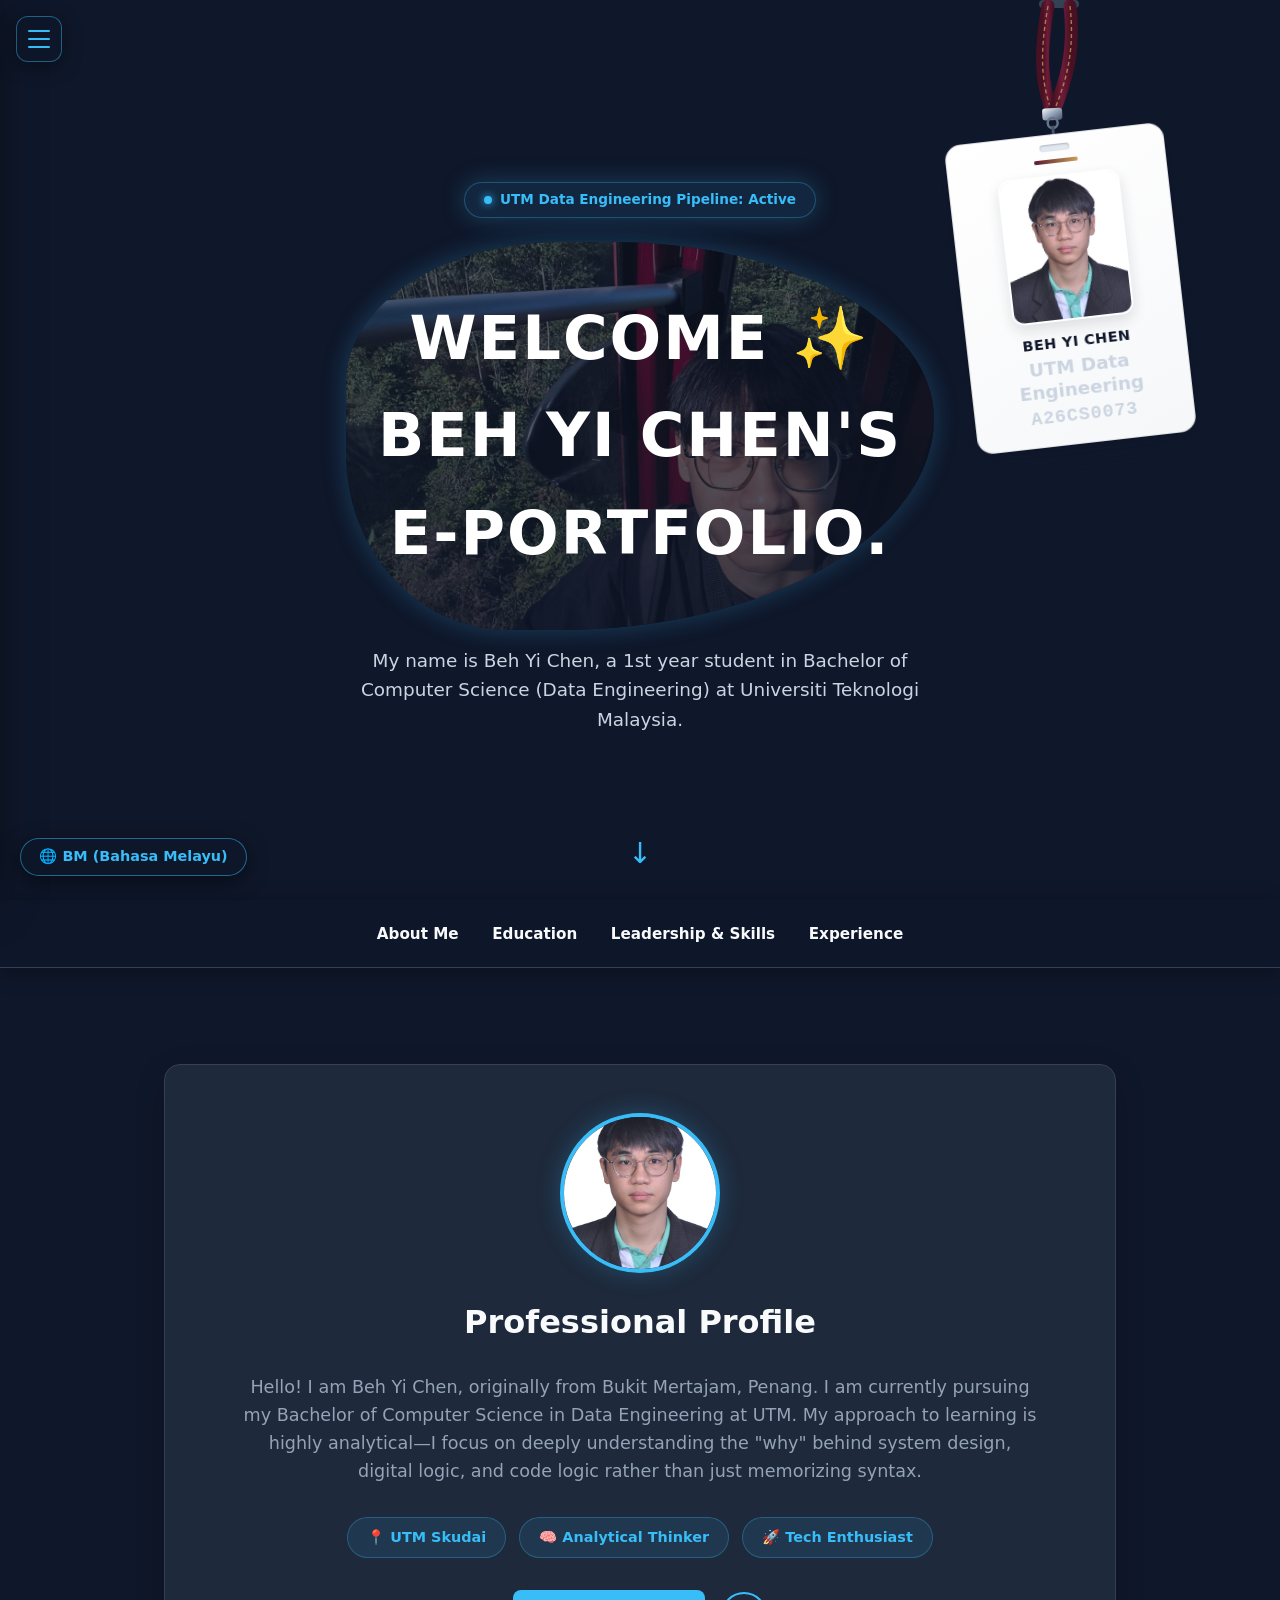
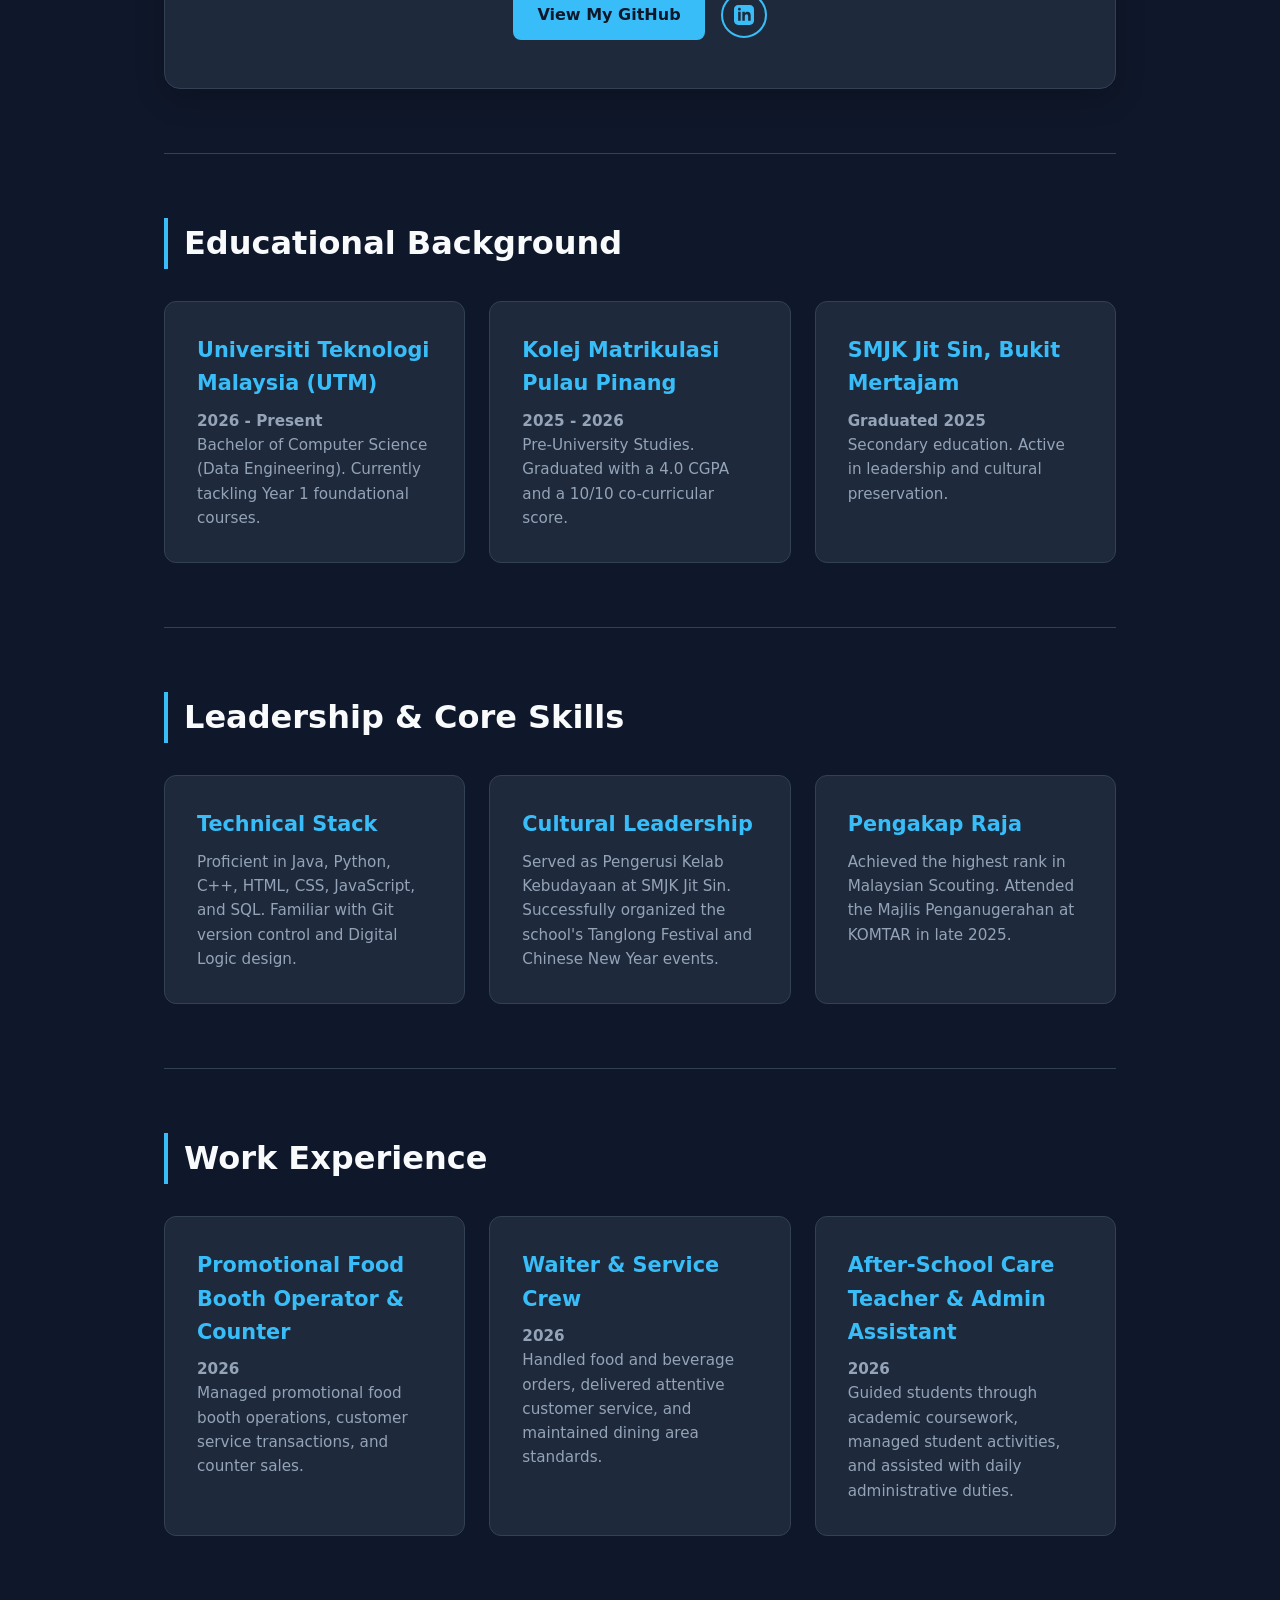
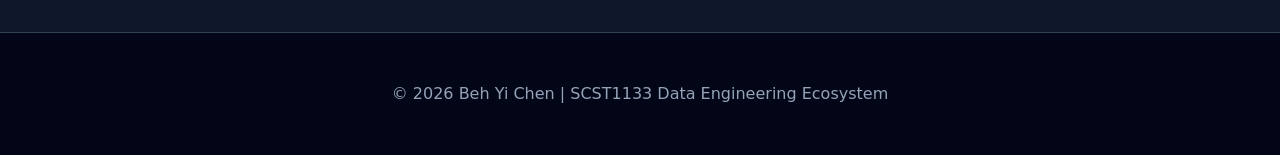
<file: index.html>
<!DOCTYPE html>
<html lang="en">
<head>
  <meta charset="UTF-8">
  <meta name="viewport" content="width=device-width, initial-scale=1.0">
  <title>Beh Yi Chen | Data Engineering E-Portfolio</title>
  <link rel="stylesheet" href="lanyard.css">
  
  <style>
    /* --- 1. BASE SETTINGS & VARIABLES --- */
    :root {
      --bg-main: #0f172a;       /* Deep slate background */
      --bg-card: #1e293b;       /* Slightly lighter slate for cards */
      --accent-color: #38bdf8;  /* Vibrant tech blue */
      --text-main: #f8fafc;     /* Crisp white text */
      --text-muted: #94a3b8;    /* Gray text for secondary info */
      --glow-shadow: 0 0 25px rgba(56, 189, 248, 0.25);
    }

    html {
      scroll-behavior: smooth;
    }

    * {
      margin: 0;
      padding: 0;
      box-sizing: border-box;
      font-family: 'Segoe UI', system-ui, sans-serif;
      transition: background-color 0.3s ease, border-color 0.3s ease;
    }

    body {
      background-color: var(--bg-main);
      color: var(--text-main);
      line-height: 1.6;
      position: relative;
    }

    /* --- 2. TOP-LEFT HAMBURGER MENU ICON & DRAWER --- */
    .menu-icon-btn {
      position: fixed;
      top: 16px;
      left: 16px;
      width: 46px;
      height: 46px;
      background: rgba(15, 23, 42, 0.92);
      backdrop-filter: blur(12px);
      border: 1px solid rgba(56, 189, 248, 0.45);
      border-radius: 12px;
      display: flex;
      flex-direction: column;
      justify-content: center;
      align-items: center;
      gap: 6px;
      cursor: pointer;
      z-index: 1001;
      box-shadow: 0 4px 20px rgba(0,0,0,0.4);
      transition: all 0.3s ease;
    }

    .menu-icon-btn span {
      display: block;
      width: 22px;
      height: 2px;
      background-color: var(--accent-color);
      border-radius: 2px;
      transition: all 0.3s ease;
    }

    .menu-icon-btn:hover {
      background: var(--accent-color);
      border-color: var(--accent-color);
      box-shadow: var(--glow-shadow);
      transform: scale(1.05);
    }

    .menu-icon-btn:hover span {
      background-color: #0f172a;
    }

    /* Slide-out Navigation Drawer */
    .side-drawer {
      position: fixed;
      top: 0;
      left: -320px;
      width: 300px;
      max-width: 85vw;
      height: 100vh;
      background: rgba(15, 23, 42, 0.96);
      backdrop-filter: blur(20px);
      border-right: 1px solid rgba(56, 189, 248, 0.3);
      z-index: 1002;
      padding: 3rem 2rem;
      transition: left 0.35s cubic-bezier(0.4, 0, 0.2, 1);
      box-shadow: 10px 0 40px rgba(0,0,0,0.6);
      overflow-y: auto;
    }

    .side-drawer.open {
      left: 0;
    }

    .drawer-header {
      font-size: 1.15rem;
      font-weight: 800;
      color: var(--accent-color);
      margin-bottom: 1.2rem;
      text-transform: uppercase;
      letter-spacing: 1px;
      border-bottom: 1px solid #334155;
      padding-bottom: 0.8rem;
    }

    .drawer-links {
      list-style: none;
      display: flex;
      flex-direction: column;
      gap: 1rem;
      margin-bottom: 2rem;
    }

    .drawer-links a {
      color: var(--text-main);
      text-decoration: none;
      font-size: 1.05rem;
      font-weight: 600;
      padding: 0.7rem 1rem;
      border-radius: 8px;
      background: rgba(30, 41, 59, 0.5);
      border: 1px solid #334155;
      display: block;
      transition: all 0.25s ease;
    }

    .drawer-links a:hover {
      background: rgba(56, 189, 248, 0.15);
      color: var(--accent-color);
      border-color: var(--accent-color);
      transform: translateX(6px);
      box-shadow: var(--glow-shadow);
    }

    /* Backdrop Overlay */
    .drawer-overlay {
      position: fixed;
      top: 0; left: 0; width: 100%; height: 100%;
      background: rgba(3, 7, 18, 0.7);
      backdrop-filter: blur(4px);
      z-index: 1000;
      opacity: 0;
      visibility: hidden;
      transition: all 0.3s ease;
    }

    .drawer-overlay.active {
      opacity: 1;
      visibility: visible;
    }

    /* --- 3. FULL SCREEN HERO SECTION --- */
    #hero-section {
      min-height: 100vh;
      display: flex;
      flex-direction: column;
      justify-content: center;
      align-items: center;
      text-align: center;
      background-color: var(--bg-main); 
      position: relative;
      color: white;
      overflow: hidden;
      padding: 5rem 1.5rem 4rem 1.5rem;
    }

    .pipeline-badge {
      display: inline-flex;
      align-items: center;
      gap: 0.5rem;
      background: rgba(56, 189, 248, 0.1);
      border: 1px solid rgba(56, 189, 248, 0.3);
      padding: 0.4rem 1.2rem;
      border-radius: 50px;
      font-size: 0.85rem;
      font-weight: 600;
      color: var(--accent-color);
      margin-bottom: 1.5rem;
      animation: fadeInDown 0.8s ease-out;
      box-shadow: var(--glow-shadow);
    }

    .status-dot {
      width: 8px;
      height: 8px;
      background-color: var(--accent-color);
      border-radius: 50%;
      box-shadow: 0 0 8px var(--accent-color);
      animation: pulseDot 2s infinite;
    }

    @keyframes pulseDot {
      0% { transform: scale(0.95); opacity: 0.8; }
      50% { transform: scale(1.2); opacity: 1; }
      100% { transform: scale(0.95); opacity: 0.8; }
    }

    .title-container {
      position: relative;
      display: flex;
      justify-content: center;
      align-items: center;
      padding: 3rem 2rem; 
      margin-bottom: 1rem;
    }

    .photo-frame {
      position: absolute;
      top: 0; left: 0; right: 0; bottom: 0;
      z-index: 0; 
      background: linear-gradient(rgba(15, 23, 42, 0.6), rgba(15, 23, 42, 0.8)), url('image/WhatsApp Image 2026-11-10 at 23.39.42.jpeg') center/cover;
      border-radius: 40% 60% 70% 30% / 40% 50% 60% 50%;
      animation: morphBlob 8s ease-in-out infinite alternate;
      box-shadow: var(--glow-shadow); 
    }

    #hero-section h1 {
      position: relative;
      z-index: 1; 
      font-size: 3.8rem;
      letter-spacing: 2px;
      text-transform: uppercase;
      animation: fadeInDown 1s ease-out;
    }

    #hero-section p {
      font-size: 1.15rem;
      color: #cbd5e1;
      max-width: 620px;
      animation: fadeInUp 1s ease-out 0.3s both;
      position: relative;
      z-index: 1;
    }

    .scroll-arrow {
      position: absolute;
      bottom: 24px;
      font-size: 1.8rem;
      color: var(--accent-color);
      text-decoration: none;
      animation: bounce 2s infinite, fadeIn 1s ease-out 1s both;
    }

    /* --- LANYARD CONTAINER POSITIONING (Loaded via lanyard.css & lanyard.js) --- */
    #lanyard-root {
      position: absolute;
      top: 0;
      right: 4%;
      z-index: 5;
    }

    @media (max-width: 960px) {
      #lanyard-root {
        display: none;
      }
    }

    /* --- 4. STICKY NAVIGATION --- */
    nav {
      position: sticky;
      top: 0;
      background-color: rgba(15, 23, 42, 0.94);
      backdrop-filter: blur(12px);
      padding: 0.9rem 1rem;
      text-align: center;
      z-index: 99;
      border-bottom: 1px solid #334155;
      box-shadow: 0 4px 20px rgba(0,0,0,0.3);
      display: flex;
      flex-wrap: wrap;
      justify-content: center;
      align-items: center;
      gap: 0.4rem;
    }
    
    nav a {
      color: var(--text-main);
      text-decoration: none;
      font-weight: 600;
      padding: 0.45rem 0.85rem;
      border-radius: 6px;
      transition: all 0.25s ease;
      display: inline-block;
      font-size: 0.95rem;
    }

    nav a:hover, nav a.active-nav {
      background-color: var(--bg-card);
      color: var(--accent-color);
      transform: translateY(-2px);
      box-shadow: var(--glow-shadow);
    }

    /* --- 5. MAIN LAYOUT & SECTIONS --- */
    main {
      max-width: 1000px;
      margin: 0 auto;
      padding: 2rem 1.5rem;
    }

    section {
      padding: 4rem 0;
      border-bottom: 1px solid #334155;
    }

    section:last-child {
      border-bottom: none;
    }

    h2 {
      font-size: 2rem;
      margin-bottom: 2rem;
      color: var(--text-main);
      border-left: 4px solid var(--accent-color);
      padding-left: 1rem;
    }

    /* --- 6. ABOUT SECTION & PROFILE --- */
    .about-card {
      background-color: var(--bg-card);
      padding: 3rem 2rem;
      border-radius: 16px;
      border: 1px solid #334155;
      box-shadow: 0 10px 30px rgba(0,0,0,0.2);
      text-align: center;
      transition: all 0.3s ease;
    }

    .about-card:hover {
      border-color: var(--accent-color);
      box-shadow: var(--glow-shadow);
    }

    .profile-container {
      display: flex;
      flex-direction: column;
      align-items: center;
      margin-bottom: 1.5rem;
    }

    .profile-pic {
      width: 160px;
      height: 160px;
      border-radius: 50%;
      object-fit: cover;
      border: 4px solid var(--accent-color);
      box-shadow: var(--glow-shadow);
      margin-bottom: 1.5rem;
      transition: transform 0.3s ease;
    }

    .profile-pic:hover {
      transform: scale(1.05);
    }

    .badge-container {
      display: flex;
      flex-wrap: wrap;
      justify-content: center;
      gap: 0.8rem;
      margin: 2rem 0;
    }

    .badge {
      background: rgba(56, 189, 248, 0.1);
      color: var(--accent-color);
      padding: 0.5rem 1.2rem;
      border-radius: 50px;
      font-size: 0.9rem;
      font-weight: 600;
      border: 1px solid rgba(56, 189, 248, 0.3);
    }

    /* --- 7. GENERAL GRID CARDS --- */
    .grid-container {
      display: grid;
      grid-template-columns: repeat(auto-fit, minmax(280px, 1fr));
      gap: 1.5rem;
    }

    .card {
      background-color: var(--bg-card);
      padding: 2rem;
      border-radius: 12px;
      border: 1px solid #334155;
      transition: all 0.3s ease;
      cursor: pointer;
    }

    .card:hover {
      transform: translateY(-5px);
      border-color: var(--accent-color);
      box-shadow: 0 12px 25px rgba(0, 0, 0, 0.3), var(--glow-shadow);
    }

    .card h3 {
      color: var(--accent-color);
      margin-bottom: 0.5rem;
      font-size: 1.3rem;
    }

    .card p {
      color: var(--text-muted);
      font-size: 0.95rem;
    }

    /* --- 8. BUTTONS & LINKEDIN --- */
    .action-buttons {
      display: flex;
      justify-content: center;
      align-items: center;
      gap: 1rem; 
      margin-top: 1.5rem;
    }

    .btn {
      display: inline-block;
      padding: 0.75rem 1.5rem;
      background-color: var(--accent-color);
      color: #0f172a;
      text-decoration: none;
      border-radius: 8px;
      font-weight: bold;
      transition: all 0.2s ease;
      border: none;
      cursor: pointer;
    }

    .btn:hover {
      background-color: #7dd3fc;
      box-shadow: var(--glow-shadow);
    }

    .btn-icon {
      display: inline-flex;
      justify-content: center;
      align-items: center;
      width: 46px; 
      height: 46px;
      background-color: transparent;
      color: var(--accent-color);
      border: 2px solid var(--accent-color);
      border-radius: 50%;
      transition: all 0.2s ease;
      text-decoration: none;
    }

    .btn-icon:hover {
      background-color: var(--accent-color);
      color: #0f172a; 
      box-shadow: var(--glow-shadow);
    }

    /* --- 9. FLOATING CONTROLS (Bottom-Left & Bottom-Right) --- */
    .lang-floating-btn {
      position: fixed;
      bottom: 24px;
      left: 20px;
      background: rgba(15, 23, 42, 0.92);
      backdrop-filter: blur(12px);
      color: var(--accent-color);
      border: 1px solid rgba(56, 189, 248, 0.5);
      padding: 0.6rem 1.15rem;
      border-radius: 50px;
      display: flex;
      align-items: center;
      gap: 0.5rem;
      font-weight: 700;
      font-size: 0.9rem;
      z-index: 999;
      cursor: pointer;
      transition: all 0.3s ease;
      box-shadow: 0 5px 20px rgba(0,0,0,0.5);
    }

    .lang-floating-btn:hover {
      background: var(--accent-color);
      color: #0f172a;
      box-shadow: var(--glow-shadow);
      transform: translateY(-3px);
    }

    .back-to-top {
      position: fixed;
      bottom: 24px;
      right: 20px;
      width: 45px;
      height: 45px;
      background: rgba(15, 23, 42, 0.9);
      backdrop-filter: blur(10px);
      color: var(--accent-color);
      border: 1px solid rgba(56, 189, 248, 0.4);
      border-radius: 50%;
      display: flex;
      justify-content: center;
      align-items: center;
      text-decoration: none;
      font-size: 1.2rem;
      z-index: 999;
      opacity: 0;
      visibility: hidden;
      transition: all 0.3s ease;
      box-shadow: 0 5px 15px rgba(0,0,0,0.5);
    }

    .back-to-top.visible {
      opacity: 1;
      visibility: visible;
    }

    .back-to-top:hover {
      background: var(--accent-color);
      color: #0f172a;
      box-shadow: var(--glow-shadow);
      transform: translateY(-3px);
    }

    /* --- 10. MOBILE RESPONSIVE OVERLAP FIXES --- */
    @media (max-width: 768px) {
      body {
        padding-bottom: 84px;
      }

      .menu-icon-btn {
        top: 12px;
        left: 12px;
        width: 42px;
        height: 42px;
        border-radius: 10px;
      }

      nav {
        justify-content: flex-start;
        padding: 0.65rem 0.75rem 0.65rem 64px;
        gap: 0.35rem;
        min-height: 66px;
      }

      nav a {
        margin: 0;
        padding: 0.35rem 0.6rem;
        font-size: 0.82rem;
      }

      #hero-section h1 {
        font-size: 2.35rem;
        letter-spacing: 1px;
      }

      .title-container {
        padding: 2rem 1.25rem;
      }

      .lang-floating-btn {
        bottom: 18px;
        left: 14px;
        padding: 0.5rem 0.95rem;
        font-size: 0.8rem;
      }

      .back-to-top {
        bottom: 18px;
        right: 14px;
        width: 40px;
        height: 40px;
      }
    }

    /* --- 11. FOOTER --- */
    footer {
      text-align: center;
      padding: 3rem 1rem;
      background-color: #020617;
      color: var(--text-muted);
      border-top: 1px solid #334155;
    }

    /* --- 12. ANIMATIONS --- */
    @keyframes morphBlob {
      0% { border-radius: 40% 60% 70% 30% / 40% 50% 60% 50%; }
      100% { border-radius: 60% 40% 30% 70% / 60% 30% 70% 40%; }
    }
    @keyframes fadeInDown {
      from { opacity: 0; transform: translateY(-30px); }
      to { opacity: 1; transform: translateY(0); }
    }
    @keyframes fadeInUp {
      from { opacity: 0; transform: translateY(30px); }
      to { opacity: 1; transform: translateY(0); }
    }
    @keyframes fadeIn {
      from { opacity: 0; }
      to { opacity: 1; }
    }
    @keyframes bounce {
      0%, 20%, 50%, 80%, 100% { transform: translateY(0); }
      40% { transform: translateY(-20px); }
      60% { transform: translateY(-10px); }
    }
  </style>
</head>
<body>

  <!-- Top-Left Hamburger Menu Button -->
  <button class="menu-icon-btn" onclick="toggleDrawer()" aria-label="Toggle Menu">
    <span></span>
    <span></span>
    <span></span>
  </button>

  <!-- Slide-Out Drawer Menu (Includes Navigation & Contact Me) -->
  <div id="sideDrawer" class="side-drawer">
    <div class="drawer-header" data-en="Navigation" data-ms="Navigasi">Navigation</div>
    <ul class="drawer-links">
      <li><a href="index.html" data-en="🏠 Home" data-ms="🏠 Utama">🏠 Home</a></li>
      <li><a href="academics.html" data-en="📚 Academics Website" data-ms="📚 Laman Akademik">📚 Academics Website</a></li>
      <li><a href="projects.html" data-en="💻 Projects Website" data-ms="💻 Laman Projek">💻 Projects Website</a></li>
      <li><a href="curriculums.html" data-en="🏆 Curriculums Website" data-ms="🏆 Laman Kokurikulum">🏆 Curriculums Website</a></li>
    </ul>

    <div class="drawer-header" data-en="📞 Contact Me" data-ms="📞 Hubungi Saya">📞 Contact Me</div>
    <ul class="drawer-links">
      <li><a href="https://github.com/Chenbeh1219" target="_blank">🐙 GitHub</a></li>
      <li><a href="https://www.linkedin.com/in/beh-yi-chen-098758243/" target="_blank">💼 LinkedIn</a></li>
      <li><a href="mailto:behyichen1219@gmail.com">✉️ Email</a></li>
    </ul>
  </div>
  <div id="drawerOverlay" class="drawer-overlay" onclick="toggleDrawer()"></div>

  <!-- Bottom-Left Language Toggle Button -->
  <button id="langToggleBtn" class="lang-floating-btn" onclick="toggleLanguage()">
    🌐 BM (Bahasa Melayu)
  </button>

  <!-- Bottom-Right Back-to-Top Button -->
  <a href="#hero-section" id="backToTopBtn" class="back-to-top" title="Back to Top">↑</a>

  <!-- FULL SCREEN HERO SECTION -->
  <header id="hero-section">
    <div class="pipeline-badge" data-en="<span class='status-dot'></span> UTM Data Engineering Pipeline: Active" data-ms="<span class='status-dot'></span> Saluran Kejuruteraan Data UTM: Aktif">
      <span class="status-dot"></span> UTM Data Engineering Pipeline: Active
    </div>

    <div class="title-container">
      <div class="photo-frame"></div>
      <h1 data-en="Welcome ✨<br>Beh Yi Chen's<br>E-Portfolio." data-ms="Selamat Datang ✨<br>E-Portfolio<br>Beh Yi Chen.">Welcome ✨<br>Beh Yi Chen's<br>E-Portfolio.</h1>
    </div>
    <p data-en="My name is Beh Yi Chen, a 1st year student in Bachelor of Computer Science (Data Engineering) at Universiti Teknologi Malaysia." data-ms="Nama saya Beh Yi Chen, seorang pelajar tahun pertama Ijazah Sarjana Muda Sains Komputer (Kejuruteraan Data) di Universiti Teknologi Malaysia.">My name is Beh Yi Chen, a 1st year student in Bachelor of Computer Science (Data Engineering) at Universiti Teknologi Malaysia.</p>
    <a href="#nav-bar" class="scroll-arrow">↓</a>

    <!-- LANYARD ID BADGE (Rendered from lanyard.css & lanyard.js) -->
    <div id="lanyard-root"></div>
  </header>

  <!-- STICKY NAVIGATION -->
  <nav id="nav-bar">
    <a href="#about" class="nav-link" data-en="About Me" data-ms="Tentang Saya">About Me</a>
    <a href="#education" class="nav-link" data-en="Education" data-ms="Pendidikan">Education</a>
    <a href="#leadership" class="nav-link" data-en="Leadership & Skills" data-ms="Kepimpinan & Kemahiran">Leadership & Skills</a>
    <a href="#experience" class="nav-link" data-en="Experience" data-ms="Pengalaman">Experience</a>
  </nav>

  <!-- MAIN CONTENT -->
  <main>
    
    <!-- UPGRADED ABOUT SECTION -->
    <section id="about">
      <div class="about-card">
        
        <div class="profile-container">
          <!-- Exact user image path preserved -->
          <img src="image/WhatsApp Image 2026-10-11 at 23.28.41.jpeg" alt="Beh Yi Chen" class="profile-pic">
          <h2 style="border-left: none; padding-left: 0; margin-bottom: 0;" data-en="Professional Profile" data-ms="Profil Profesional">Professional Profile</h2>
        </div>
        
        <p style="font-size: 1.1rem; max-width: 800px; margin: 0 auto; color: var(--text-muted);" 
           data-en="Hello! I am Beh Yi Chen, originally from Bukit Mertajam, Penang. I am currently pursuing my Bachelor of Computer Science in Data Engineering at UTM. My approach to learning is highly analytical—I focus on deeply understanding the 'why' behind system design, digital logic, and code logic rather than just memorizing syntax."
           data-ms="Helo! Saya Beh Yi Chen, berasal dari Bukit Mertajam, Pulau Pinang. Saya kini sedang menuntut dalam Ijazah Sarjana Muda Sains Komputer (Kejuruteraan Data) di UTM. Pendekatan pembelajaran saya adalah sangat analitikal—saya memberi tumpuan kepada pemahaman mendalam tentang 'mengapa' disebalik reka bentuk sistem, logik digital, dan logik kod berbanding hanya menghafal sintaks.">
          Hello! I am Beh Yi Chen, originally from Bukit Mertajam, Penang. I am currently pursuing my Bachelor of Computer Science in Data Engineering at UTM. My approach to learning is highly analytical—I focus on deeply understanding the "why" behind system design, digital logic, and code logic rather than just memorizing syntax.
        </p>

        <div class="badge-container">
          <span class="badge">📍 UTM Skudai</span>
          <span class="badge" data-en="🧠 Analytical Thinker" data-ms="🧠 Pemikir Analitikal">🧠 Analytical Thinker</span>
          <span class="badge" data-en="🚀 Tech Enthusiast" data-ms="🚀 Peminat Teknologi">🚀 Tech Enthusiast</span>
        </div>
        
        <div class="action-buttons">
          <a href="https://github.com/Chenbeh1219" target="_blank" class="btn" data-en="View My GitHub" data-ms="Lihat GitHub Saya">View My GitHub</a>
          <a href="https://www.linkedin.com/in/beh-yi-chen-098758243/" target="_blank" class="btn-icon" title="View My LinkedIn">
            <svg xmlns="http://www.w3.org/2000/svg" viewBox="0 0 24 24" width="20" height="20" fill="currentColor">
              <path d="M19 0h-14c-2.761 0-5 2.239-5 5v14c0 2.761 2.239 5 5 5h14c2.762 0 5-2.239 5-5v-14c0-2.761-2.238-5-5-5zm-11 19h-3v-11h3v11zm-1.5-12.268c-.966 0-1.75-.79-1.75-1.764s.784-1.764 1.75-1.764 1.75.79 1.75 1.764-.783 1.764-1.75 1.764zm13.5 12.268h-3v-5.604c0-3.368-4-3.113-4 0v5.604h-3v-11h3v1.765c1.396-2.586 7-2.777 7 2.476v6.759z"/>
            </svg>
          </a>
        </div>
      
      </div>
    </section>

    <!-- EDUCATION TIMELINE -->
    <section id="education">
      <h2 data-en="Educational Background" data-ms="Latar Belakang Pendidikan">Educational Background</h2>
      <div class="grid-container">
        
        <div class="card">
          <h3>Universiti Teknologi Malaysia (UTM)</h3>
          <p><strong>2026 - <span data-en="Present" data-ms="Kini">Present</span></strong></p>
          <p data-en="Bachelor of Computer Science (Data Engineering). Currently tackling Year 1 foundational courses." data-ms="Ijazah Sarjana Muda Sains Komputer (Kejuruteraan Data). Sedang menempuh kursus asas Tahun 1.">Bachelor of Computer Science (Data Engineering). Currently tackling Year 1 foundational courses.</p>
        </div>

        <div class="card">
          <h3>Kolej Matrikulasi Pulau Pinang</h3>
          <p><strong>2025 - 2026</strong></p>
          <p data-en="Pre-University Studies. Graduated with a 4.0 CGPA and a 10/10 co-curricular score." data-ms="Pengajian Pra-Universiti. Graduasi dengan PNGK 4.0 dan skor kokurikulum 10/10.">Pre-University Studies. Graduated with a 4.0 CGPA and a 10/10 co-curricular score.</p>
        </div>

        <div class="card">
          <h3>SMJK Jit Sin, Bukit Mertajam</h3>
          <p><strong data-en="Graduated 2025" data-ms="Tamat 2025">Graduated 2025</strong></p>
          <p data-en="Secondary education. Active in leadership and cultural preservation." data-ms="Pendidikan menengah. Aktif dalam kepimpinan dan pemuliharaan budaya.">Secondary education. Active in leadership and cultural preservation.</p>
        </div>

      </div>
    </section>

    <!-- LEADERSHIP & SKILLS SECTION -->
    <section id="leadership">
      <h2 data-en="Leadership & Core Skills" data-ms="Kepimpinan & Kemahiran Teras">Leadership & Core Skills</h2>
      <div class="grid-container">
        
        <div class="card">
          <h3 data-en="Technical Stack" data-ms="Timbunan Teknikal">Technical Stack</h3>
          <p data-en="Proficient in Java, Python, C++, HTML, CSS, JavaScript, and SQL. Familiar with Git version control and Digital Logic design." data-ms="Mahir dalam Java, Python, C++, HTML, CSS, JavaScript, dan SQL. Berpengalaman dengan kawalan versi Git dan reka bentuk Logik Digital.">Proficient in Java, Python, C++, HTML, CSS, JavaScript, and SQL. Familiar with Git version control and Digital Logic design.</p>
        </div>

        <div class="card">
          <h3 data-en="Cultural Leadership" data-ms="Kepimpinan Kebudayaan">Cultural Leadership</h3>
          <p data-en="Served as Pengerusi Kelab Kebudayaan at SMJK Jit Sin. Successfully organized the school's Tanglong Festival and Chinese New Year events." data-ms="Pernah berkhidmat sebagai Pengerusi Kelab Kebudayaan di SMJK Jit Sin. Berjaya menganjurkan Pesta Tanglung dan sambutan Tahun Baru Cina sekolah.">Served as Pengerusi Kelab Kebudayaan at SMJK Jit Sin. Successfully organized the school's Tanglong Festival and Chinese New Year events.</p>
        </div>

        <div class="card">
          <h3>Pengakap Raja</h3>
          <p data-en="Achieved the highest rank in Malaysian Scouting. Attended the Majlis Penganugerahan at KOMTAR in late 2025." data-ms="Mencapai pangkat tertinggi dalam Pengakap Malaysia. Menghadiri Majlis Penganugerahan di KOMTAR pada lewat 2025.">Achieved the highest rank in Malaysian Scouting. Attended the Majlis Penganugerahan at KOMTAR in late 2025.</p>
        </div>

      </div>
    </section>

    <!-- EXPERIENCE SECTION (Moved to Bottom) -->
    <section id="experience">
      <h2 data-en="Work Experience" data-ms="Pengalaman Kerja">Work Experience</h2>
      <div class="grid-container">
        
        <div class="card">
          <h3 data-en="Promotional Food Booth Operator & Counter" data-ms="Pengendali Gerai Makanan Promosi & Kaunter">Promotional Food Booth Operator & Counter</h3>
          <p><strong>2026</strong></p>
          <p data-en="Managed promotional food booth operations, customer service transactions, and counter sales." data-ms="Menguruskan operasi gerai makanan promosi, transaksi perkhidmatan pelanggan, dan jualan kaunter.">Managed promotional food booth operations, customer service transactions, and counter sales.</p>
        </div>

        <div class="card">
          <h3 data-en="Waiter & Service Crew" data-ms="Pelayan & Kru Perkhidmatan">Waiter & Service Crew</h3>
          <p><strong>2026</strong></p>
          <p data-en="Handled food and beverage orders, delivered attentive customer service, and maintained dining area standards." data-ms="Mengendalikan pesanan makanan dan minuman, memberikan perkhidmatan pelanggan yang teliti, dan mengekalkan standard kawasan makan.">Handled food and beverage orders, delivered attentive customer service, and maintained dining area standards.</p>
        </div>

        <div class="card">
          <h3 data-en="After-School Care Teacher & Admin Assistant" data-ms="Guru Pusat Tuisyen & Pembantu Pentadbiran">After-School Care Teacher & Admin Assistant</h3>
          <p><strong>2026</strong></p>
          <p data-en="Guided students through academic coursework, managed student activities, and assisted with daily administrative duties." data-ms="Membimbing pelajar melalui kerja kursus akademik, menguruskan aktiviti pelajar, dan membantu tugas pentadbiran harian.">Guided students through academic coursework, managed student activities, and assisted with daily administrative duties.</p>
        </div>

      </div>
    </section>
  </main>

  <!-- FOOTER -->
  <footer>
    <p>&copy; 2026 Beh Yi Chen | SCST1133 <span data-en="Data Engineering Ecosystem" data-ms="Ekosistem Kejuruteraan Data">Data Engineering Ecosystem</span></p>
  </footer>

  <!-- --- JAVASCRIPT FOR DRAWER, LANGUAGE & SCROLL --- -->
  <script>
    // 1. Toggle Hamburger Menu Drawer
    function toggleDrawer() {
      const drawer = document.getElementById('sideDrawer');
      const overlay = document.getElementById('drawerOverlay');
      drawer.classList.toggle('open');
      overlay.classList.toggle('active');
    }

    // 2. Language Toggle Function
    let currentLang = 'en';

    function toggleLanguage() {
      const btn = document.getElementById('langToggleBtn');
      const translatableElements = document.querySelectorAll('[data-en][data-ms]');

      if (currentLang === 'en') {
        currentLang = 'ms';
        btn.innerHTML = '🌐 EN (Switch to English)';
        localStorage.setItem('portfolio-lang', 'ms');
      } else {
        currentLang = 'en';
        btn.innerHTML = '🌐 BM (Bahasa Melayu)';
        localStorage.setItem('portfolio-lang', 'en');
      }

      translatableElements.forEach(el => {
        el.innerHTML = el.getAttribute(`data-${currentLang}`);
      });
    }

    // Load saved language preference on startup
    window.addEventListener('DOMContentLoaded', () => {
      const savedLang = localStorage.getItem('portfolio-lang');
      if (savedLang === 'ms') {
        currentLang = 'en';
        toggleLanguage();
      }
    });

    // 3. Show/Hide Back-to-Top Button on Scroll
    const backToTopBtn = document.getElementById('backToTopBtn');
    window.addEventListener('scroll', () => {
      if (window.scrollY > 400) {
        backToTopBtn.classList.add('visible');
      } else {
        backToTopBtn.classList.remove('visible');
      }
    });

    // 4. Active Scroll-Spy for Navbar Links
    const sections = document.querySelectorAll('section');
    const navLinks = document.querySelectorAll('.nav-link');

    window.addEventListener('scroll', () => {
      let current = '';
      sections.forEach(section => {
        const sectionTop = section.offsetTop;
        if (pageYOffset >= (sectionTop - 150)) {
          current = section.getAttribute('id');
        }
      });

      navLinks.forEach(link => {
        link.classList.remove('active-nav');
        if (link.getAttribute('href') === `#${current}`) {
          link.classList.add('active-nav');
        }
      });
    });
  </script>

  <!-- External Lanyard Physics & Component Script -->
  <script src="lanyard.js"></script>

</body>
</html>
</file>
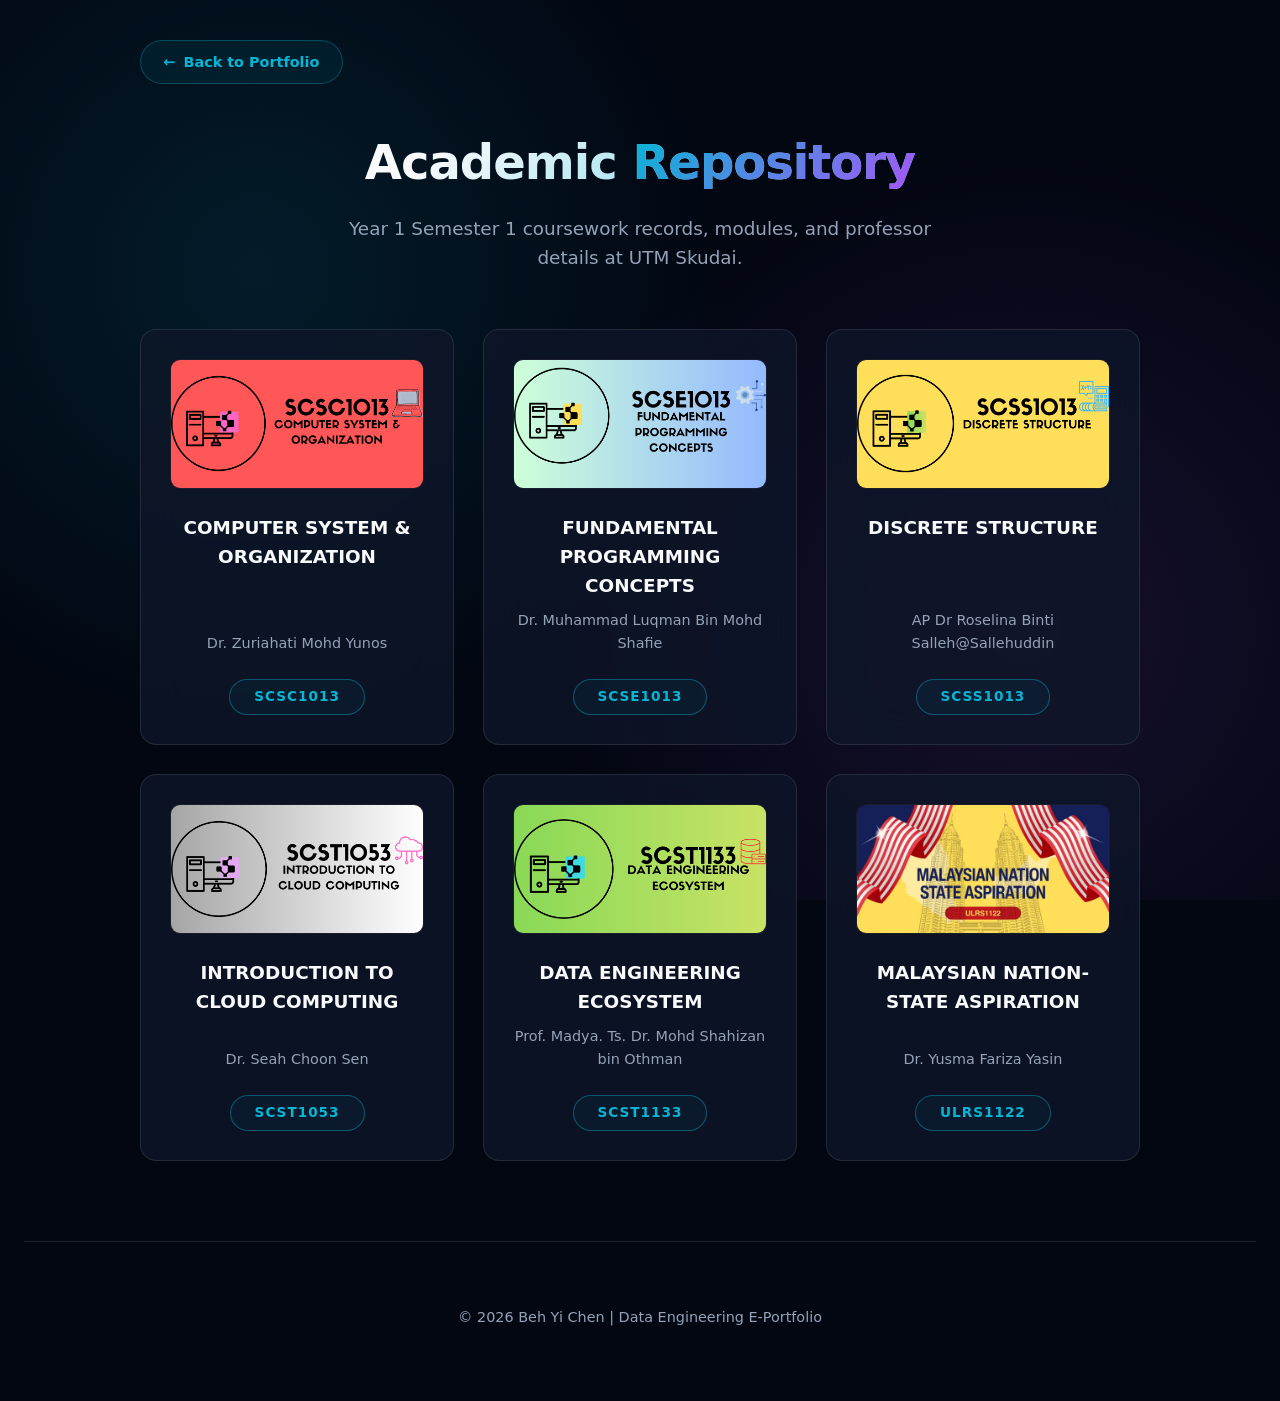
<file: academics.html>
<!DOCTYPE html>
<html lang="en">
<head>
  <meta charset="UTF-8">
  <meta name="viewport" content="width=device-width, initial-scale=1.0">
  <title>Beh Yi Chen | Academic Repository</title>
  
  <style>
    :root {
      --bg-base: #030712;
      --bg-card: rgba(15, 23, 42, 0.75);
      --neon-cyan: #06b6d4;
      --neon-purple: #a855f7;
      --text-main: #f8fafc;
      --text-muted: #94a3b8;
      --border-glass: rgba(255, 255, 255, 0.1);
    }

    html {
      scroll-behavior: smooth;
    }

    * {
      margin: 0;
      padding: 0;
      box-sizing: border-box;
      font-family: 'Segoe UI', system-ui, sans-serif;
    }

    body {
      background: var(--bg-base);
      color: var(--text-main);
      line-height: 1.6;
      padding: 2.5rem 1.5rem;
      min-height: 100vh;
      position: relative;
      overflow-x: hidden;
    }

    /* Ambient Glow Orbs */
    body::before {
      content: '';
      position: fixed;
      top: 0; left: 0; width: 100%; height: 100%;
      background: radial-gradient(circle at 20% 30%, rgba(6, 182, 212, 0.12) 0%, transparent 40%),
                  radial-gradient(circle at 80% 70%, rgba(168, 85, 247, 0.12) 0%, transparent 40%);
      z-index: -2;
      pointer-events: none;
    }

    .container {
      max-width: 1000px;
      margin: 0 auto;
    }

    .back-btn {
      display: inline-flex;
      align-items: center;
      gap: 0.5rem;
      margin-bottom: 2.5rem;
      padding: 0.6rem 1.4rem;
      background: rgba(6, 182, 212, 0.08);
      color: var(--neon-cyan);
      border: 1px solid rgba(6, 182, 212, 0.3);
      border-radius: 50px;
      text-decoration: none;
      font-weight: 600;
      font-size: 0.9rem;
      transition: all 0.25s ease;
      backdrop-filter: blur(10px);
    }

    .back-btn:hover {
      background: var(--neon-cyan);
      color: #030712;
      box-shadow: 0 0 25px rgba(6, 182, 212, 0.5);
      transform: translateY(-2px);
    }

    header {
      text-align: center;
      margin-bottom: 3.5rem;
    }

    h1 {
      font-size: 3rem;
      font-weight: 800;
      letter-spacing: -1px;
      margin-bottom: 0.8rem;
      background: linear-gradient(135deg, #f8fafc 30%, var(--neon-cyan) 100%);
      -webkit-background-clip: text;
      -webkit-text-fill-color: transparent;
    }

    h1 span {
      background: linear-gradient(135deg, var(--neon-cyan) 0%, var(--neon-purple) 100%);
      -webkit-background-clip: text;
      -webkit-text-fill-color: transparent;
    }

    header p {
      color: var(--text-muted);
      font-size: 1.15rem;
      max-width: 600px;
      margin: 0 auto;
    }

    .academic-grid {
      display: grid;
      grid-template-columns: repeat(auto-fit, minmax(280px, 1fr));
      gap: 1.8rem;
    }

    .academic-card {
      background: var(--bg-card);
      backdrop-filter: blur(20px);
      padding: 1.8rem;
      border-radius: 16px;
      border: 1px solid var(--border-glass);
      text-align: center;
      transition: all 0.3s ease;
      display: flex;
      flex-direction: column;
      align-items: center;
    }

    .academic-card:hover {
      border-color: rgba(6, 182, 212, 0.6);
      transform: translateY(-6px);
      box-shadow: 0 20px 40px rgba(0,0,0,0.5), 0 0 25px rgba(6, 182, 212, 0.15);
    }

    .card-img-placeholder {
      width: 100%;
      height: 130px;
      object-fit: cover;
      background-color: #070b19;
      border-radius: 10px;
      margin-bottom: 1.5rem;
      border: 1px solid rgba(255,255,255,0.08);
    }

    .academic-card h3 {
      font-size: 1.15rem;
      color: var(--text-main);
      margin-bottom: 0.5rem;
      text-transform: uppercase;
      flex-grow: 1;
    }

    .academic-card p {
      color: var(--text-muted);
      font-size: 0.9rem;
      margin-bottom: 1.5rem;
    }

    .course-code {
      border: 1px solid rgba(6, 182, 212, 0.4);
      background: rgba(6, 182, 212, 0.05);
      padding: 0.4rem 1.5rem;
      border-radius: 50px;
      font-size: 0.85rem;
      font-weight: bold;
      color: var(--neon-cyan);
      letter-spacing: 1px;
    }

    footer {
      text-align: center;
      padding: 4rem 1rem 2rem 1rem;
      color: var(--text-muted);
      margin-top: 5rem;
      border-top: 1px solid var(--border-glass);
      font-size: 0.9rem;
    }
  </style>
</head>
<body>

  <div class="container">
    <a href="index.html" class="back-btn">
      <span>←</span> Back to Portfolio
    </a>

    <header>
      <h1>Academic <span>Repository</span></h1>
      <p>Year 1 Semester 1 coursework records, modules, and professor details at UTM Skudai.</p>
    </header>

    <div class="academic-grid">
      
      <!-- Course 1 -->
      <div class="academic-card">
        <img src="image/5 (1).png" class="card-img-placeholder" alt="Computer System & Organization">
        <h3>Computer System & Organization</h3>
        <p>Dr. Zuriahati Mohd Yunos</p>
        <div class="course-code">SCSC1013</div>
      </div>

      <!-- Course 2 -->
      <div class="academic-card">
        <img src="image/4 (1).png" class="card-img-placeholder" alt="Fundamental Programming Concepts">
        <h3>Fundamental Programming Concepts</h3>
        <p>Dr. Muhammad Luqman Bin Mohd Shafie</p>
        <div class="course-code">SCSE1013</div>
      </div>

      <!-- Course 3 -->
      <div class="academic-card">
        <img src="image/3 (1).png" class="card-img-placeholder" alt="Discrete Structure">
        <h3>Discrete Structure</h3>
        <p>AP Dr Roselina Binti Salleh@Sallehuddin</p>
        <div class="course-code">SCSS1013</div>
      </div>

      <!-- Course 4 -->
      <div class="academic-card">
        <img src="image/2 (1).png" class="card-img-placeholder" alt="Introduction to Cloud Computing">
        <h3>Introduction to Cloud Computing</h3>
        <p>Dr. Seah Choon Sen</p>
        <div class="course-code">SCST1053</div>
      </div>

      <!-- Course 5 -->
      <div class="academic-card">
        <img src="image/1 (1).png" class="card-img-placeholder" alt="Data Engineering Ecosystem">
        <h3>Data Engineering Ecosystem</h3>
        <p>Prof. Madya. Ts. Dr. Mohd Shahizan bin Othman</p>
        <div class="course-code">SCST1133</div>
      </div>

      <!-- Course 6 -->
      <div class="academic-card">
        <img src="image/WhatsApp Image 2026-11-13 at 17.41.04.jpeg" class="card-img-placeholder" alt="Malaysian Nation-State Aspiration">
        <h3>Malaysian Nation-State Aspiration</h3>
        <p>Dr. Yusma Fariza Yasin</p>
        <div class="course-code">ULRS1122</div>
      </div>

    </div>
  </div>

  <footer>
    <p>&copy; 2026 Beh Yi Chen | Data Engineering E-Portfolio</p>
  </footer>

</body>
</html>
</file>
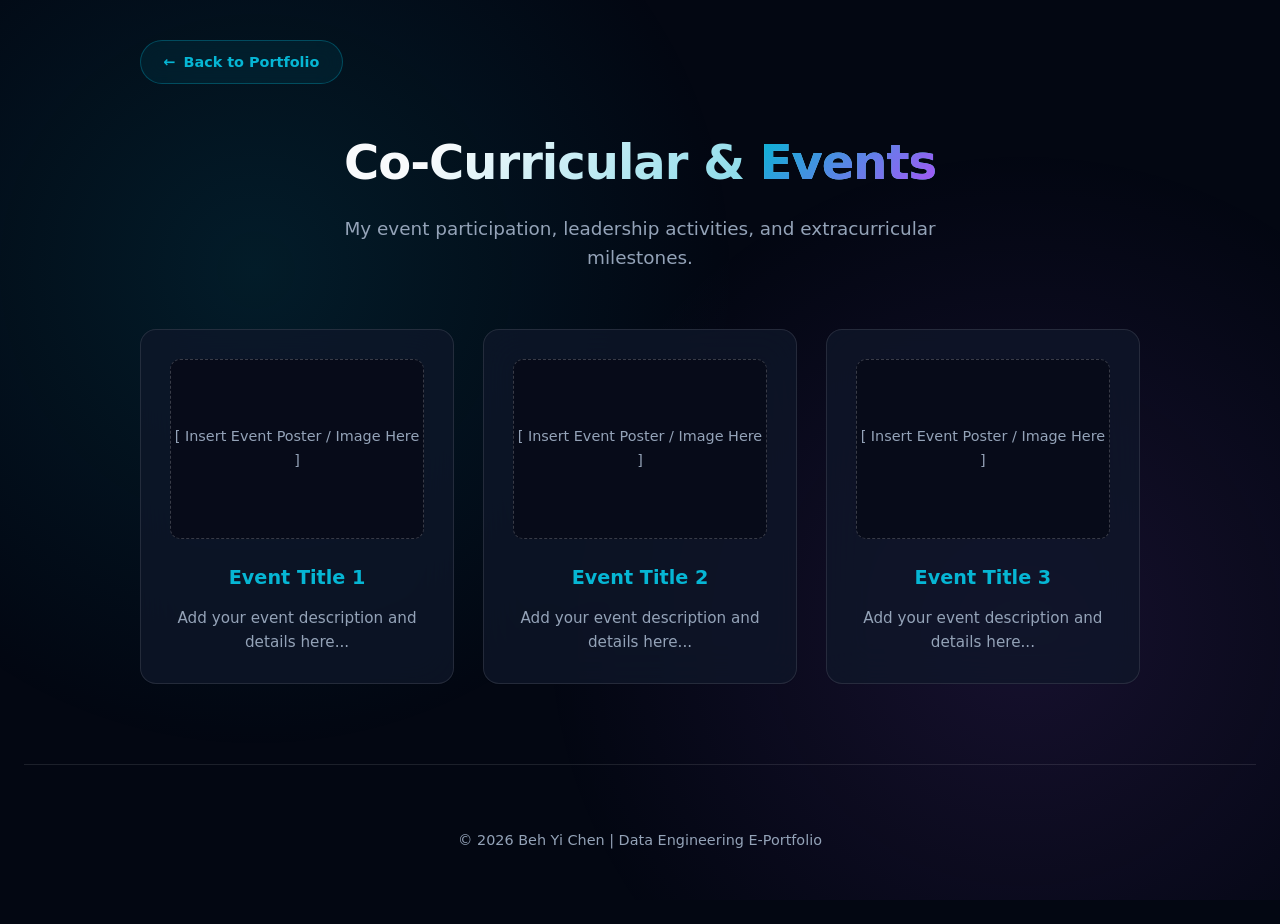
<file: curriculums.html>
<!DOCTYPE html>
<html lang="en">
<head>
  <meta charset="UTF-8">
  <meta name="viewport" content="width=device-width, initial-scale=1.0">
  <title>Beh Yi Chen | Curriculums & Events Repository</title>
  
  <style>
    :root {
      --bg-base: #030712;
      --bg-card: rgba(15, 23, 42, 0.75);
      --neon-cyan: #06b6d4;
      --neon-purple: #a855f7;
      --text-main: #f8fafc;
      --text-muted: #94a3b8;
      --border-glass: rgba(255, 255, 255, 0.1);
    }

    html {
      scroll-behavior: smooth;
    }

    * {
      margin: 0;
      padding: 0;
      box-sizing: border-box;
      font-family: 'Segoe UI', system-ui, sans-serif;
    }

    body {
      background: var(--bg-base);
      color: var(--text-main);
      line-height: 1.6;
      padding: 2.5rem 1.5rem;
      min-height: 100vh;
      position: relative;
      overflow-x: hidden;
    }

    /* Ambient Glow Orbs */
    body::before {
      content: '';
      position: fixed;
      top: 0; left: 0; width: 100%; height: 100%;
      background: radial-gradient(circle at 20% 30%, rgba(6, 182, 212, 0.12) 0%, transparent 40%),
                  radial-gradient(circle at 80% 70%, rgba(168, 85, 247, 0.12) 0%, transparent 40%);
      z-index: -2;
      pointer-events: none;
    }

    .container {
      max-width: 1000px;
      margin: 0 auto;
    }

    .back-btn {
      display: inline-flex;
      align-items: center;
      gap: 0.5rem;
      margin-bottom: 2.5rem;
      padding: 0.6rem 1.4rem;
      background: rgba(6, 182, 212, 0.08);
      color: var(--neon-cyan);
      border: 1px solid rgba(6, 182, 212, 0.3);
      border-radius: 50px;
      text-decoration: none;
      font-weight: 600;
      font-size: 0.9rem;
      transition: all 0.25s ease;
      backdrop-filter: blur(10px);
    }

    .back-btn:hover {
      background: var(--neon-cyan);
      color: #030712;
      box-shadow: 0 0 25px rgba(6, 182, 212, 0.5);
      transform: translateY(-2px);
    }

    header {
      text-align: center;
      margin-bottom: 3.5rem;
    }

    h1 {
      font-size: 3rem;
      font-weight: 800;
      letter-spacing: -1px;
      margin-bottom: 0.8rem;
      background: linear-gradient(135deg, #f8fafc 30%, var(--neon-cyan) 100%);
      -webkit-background-clip: text;
      -webkit-text-fill-color: transparent;
    }

    h1 span {
      background: linear-gradient(135deg, var(--neon-cyan) 0%, var(--neon-purple) 100%);
      -webkit-background-clip: text;
      -webkit-text-fill-color: transparent;
    }

    header p {
      color: var(--text-muted);
      font-size: 1.15rem;
      max-width: 600px;
      margin: 0 auto;
    }

    .curriculum-grid {
      display: grid;
      grid-template-columns: repeat(auto-fit, minmax(280px, 1fr));
      gap: 1.8rem;
    }

    .curriculum-card {
      background: var(--bg-card);
      backdrop-filter: blur(20px);
      padding: 1.8rem;
      border-radius: 16px;
      border: 1px solid var(--border-glass);
      text-align: center;
      transition: all 0.3s ease;
      display: flex;
      flex-direction: column;
      align-items: center;
    }

    .curriculum-card:hover {
      border-color: rgba(6, 182, 212, 0.6);
      transform: translateY(-6px);
      box-shadow: 0 20px 40px rgba(0,0,0,0.5), 0 0 25px rgba(6, 182, 212, 0.15);
    }

    .poster-placeholder {
      width: 100%;
      height: 180px;
      background-color: #070b19;
      border-radius: 10px;
      margin-bottom: 1.5rem;
      border: 1px dashed rgba(255,255,255,0.2);
      display: flex;
      align-items: center;
      justify-content: center;
      color: var(--text-muted);
      font-size: 0.9rem;
    }

    .curriculum-card h3 {
      font-size: 1.2rem;
      color: var(--neon-cyan);
      margin-bottom: 0.8rem;
    }

    .curriculum-card p {
      color: var(--text-muted);
      font-size: 0.95rem;
    }

    footer {
      text-align: center;
      padding: 4rem 1rem 2rem 1rem;
      color: var(--text-muted);
      margin-top: 5rem;
      border-top: 1px solid var(--border-glass);
      font-size: 0.9rem;
    }
  </style>
</head>
<body>

  <div class="container">
    <a href="index.html" class="back-btn">
      <span>←</span> Back to Portfolio
    </a>

    <header>
      <h1>Co-Curricular & <span>Events</span></h1>
      <p>My event participation, leadership activities, and extracurricular milestones.</p>
    </header>

    <div class="curriculum-grid">
      
      <!-- Empty Box 1 -->
      <div class="curriculum-card">
        <div class="poster-placeholder">
          [ Insert Event Poster / Image Here ]
        </div>
        <h3>Event Title 1</h3>
        <p>Add your event description and details here...</p>
      </div>

      <!-- Empty Box 2 -->
      <div class="curriculum-card">
        <div class="poster-placeholder">
          [ Insert Event Poster / Image Here ]
        </div>
        <h3>Event Title 2</h3>
        <p>Add your event description and details here...</p>
      </div>

      <!-- Empty Box 3 -->
      <div class="curriculum-card">
        <div class="poster-placeholder">
          [ Insert Event Poster / Image Here ]
        </div>
        <h3>Event Title 3</h3>
        <p>Add your event description and details here...</p>
      </div>

    </div>
  </div>

  <footer>
    <p>&copy; 2026 Beh Yi Chen | Data Engineering E-Portfolio</p>
  </footer>

</body>
</html>
</file>
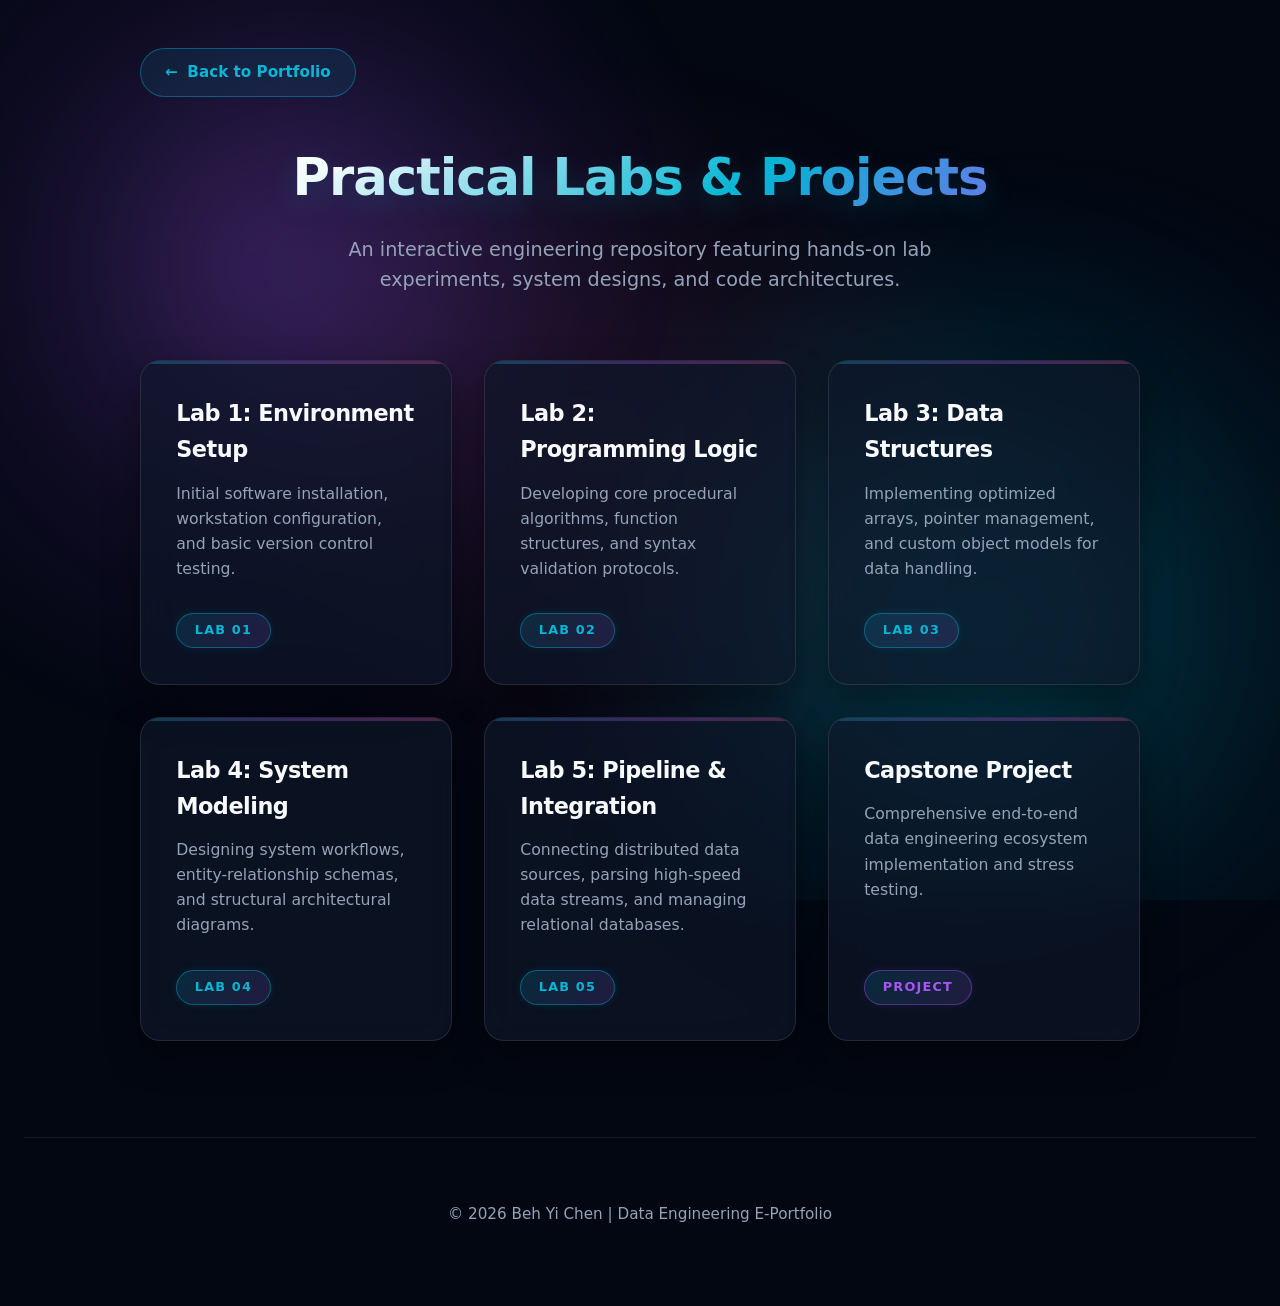
<file: projects.html>
<!DOCTYPE html>
<html lang="en">
<head>
  <meta charset="UTF-8">
  <meta name="viewport" content="width=device-width, initial-scale=1.0">
  <title>Beh Yi Chen | Labs & Projects</title>
  
  <style>
    /* --- 1. VIBRANT CYBER-TECH DESIGN SYSTEM --- */
    :root {
      --bg-base: #030712;
      --neon-cyan: #06b6d4;
      --neon-purple: #a855f7;
      --neon-pink: #ec4899;
      --text-main: #f8fafc;
      --text-muted: #94a3b8;
    }

    html {
      scroll-behavior: smooth;
    }

    * {
      margin: 0;
      padding: 0;
      box-sizing: border-box;
      font-family: 'Segoe UI', system-ui, sans-serif;
    }

    /* --- 2. DYNAMIC ANIMATED BACKGROUND & NEON ORBS --- */
    body {
      background: var(--bg-base);
      color: var(--text-main);
      line-height: 1.6;
      padding: 3rem 1.5rem;
      min-height: 100vh;
      position: relative;
      overflow-x: hidden;
    }

    /* Moving background gradient mesh */
    body::before {
      content: '';
      position: fixed;
      top: 0; left: 0; width: 100%; height: 100%;
      background: radial-gradient(circle at 20% 30%, rgba(168, 85, 247, 0.15) 0%, transparent 40%),
                  radial-gradient(circle at 80% 70%, rgba(6, 182, 212, 0.15) 0%, transparent 40%),
                  radial-gradient(circle at 50% 50%, rgba(236, 72, 153, 0.1) 0%, transparent 50%);
      z-index: -2;
      animation: meshPulse 10s ease-in-out infinite alternate;
    }

    @keyframes meshPulse {
      0% { transform: scale(1); filter: brightness(1); }
      100% { transform: scale(1.08); filter: brightness(1.2); }
    }

    /* Floating Glowing Orbs */
    .orb-1 {
      position: fixed;
      top: 10%;
      left: 10%;
      width: 350px;
      height: 350px;
      background: rgba(168, 85, 247, 0.2);
      filter: blur(100px);
      border-radius: 50%;
      z-index: -1;
      animation: floatOrb1 8s ease-in-out infinite alternate;
    }

    .orb-2 {
      position: fixed;
      bottom: 10%;
      right: 10%;
      width: 400px;
      height: 400px;
      background: rgba(6, 182, 212, 0.2);
      filter: blur(120px);
      border-radius: 50%;
      z-index: -1;
      animation: floatOrb2 10s ease-in-out infinite alternate;
    }

    @keyframes floatOrb1 {
      0% { transform: translate(0, 0); }
      100% { transform: translate(40px, 60px); }
    }

    @keyframes floatOrb2 {
      0% { transform: translate(0, 0); }
      100% { transform: translate(-50px, -40px); }
    }

    .container {
      max-width: 1000px;
      margin: 0 auto;
      animation: fadeIn 1s ease-out;
    }

    @keyframes fadeIn {
      from { opacity: 0; transform: translateY(20px); }
      to { opacity: 1; transform: translateY(0); }
    }

    /* --- 3. BACK BUTTON WITH NEON GLOW --- */
    .back-btn {
      display: inline-flex;
      align-items: center;
      gap: 0.6rem;
      margin-bottom: 2.5rem;
      padding: 0.7rem 1.5rem;
      background: rgba(6, 182, 212, 0.1);
      color: var(--neon-cyan);
      border: 1px solid rgba(6, 182, 212, 0.4);
      border-radius: 50px;
      text-decoration: none;
      font-weight: 600;
      font-size: 0.95rem;
      transition: all 0.3s cubic-bezier(0.4, 0, 0.2, 1);
      backdrop-filter: blur(10px);
    }

    .back-btn:hover {
      background: var(--neon-cyan);
      color: #030712;
      box-shadow: 0 0 25px rgba(6, 182, 212, 0.6);
      transform: translateY(-3px);
    }

    .back-btn:active {
      transform: scale(0.95);
    }

    /* --- 4. HEADER WITH GRADIENT GLOW --- */
    header {
      text-align: center;
      margin-bottom: 4rem;
    }

    h1 {
      font-size: 3.2rem;
      font-weight: 900;
      letter-spacing: -1px;
      margin-bottom: 1rem;
      background: linear-gradient(135deg, #ffffff 20%, var(--neon-cyan) 60%, var(--neon-purple) 100%);
      -webkit-background-clip: text;
      -webkit-text-fill-color: transparent;
      text-shadow: 0 10px 30px rgba(6, 182, 212, 0.2);
    }

    header p {
      color: var(--text-muted);
      font-size: 1.2rem;
      max-width: 650px;
      margin: 0 auto;
    }

    /* --- 5. STUNNING LAB CARDS (With Entry & Hover Animations) --- */
    .lab-grid {
      display: grid;
      grid-template-columns: repeat(auto-fit, minmax(300px, 1fr));
      gap: 2rem;
    }

    .lab-card {
      background: rgba(15, 23, 42, 0.65);
      backdrop-filter: blur(20px);
      -webkit-backdrop-filter: blur(20px);
      padding: 2.2rem;
      border-radius: 20px;
      border: 1px solid rgba(255, 255, 255, 0.1);
      transition: all 0.4s cubic-bezier(0.4, 0, 0.2, 1);
      text-decoration: none;
      display: flex;
      flex-direction: column;
      justify-content: space-between;
      position: relative;
      overflow: hidden;
      box-shadow: 0 15px 35px rgba(0, 0, 0, 0.4);
      
      /* Card Entry Animation staggered */
      animation: cardEntrance 0.8s ease-out backwards;
    }

    .lab-card:nth-child(1) { animation-delay: 0.1s; }
    .lab-card:nth-child(2) { animation-delay: 0.2s; }
    .lab-card:nth-child(3) { animation-delay: 0.3s; }
    .lab-card:nth-child(4) { animation-delay: 0.4s; }
    .lab-card:nth-child(5) { animation-delay: 0.5s; }
    .lab-card:nth-child(6) { animation-delay: 0.6s; }

    @keyframes cardEntrance {
      from { opacity: 0; transform: translateY(40px); }
      to { opacity: 1; transform: translateY(0); }
    }

    /* Neon glowing top line on hover */
    .lab-card::before {
      content: '';
      position: absolute;
      top: 0; left: 0; right: 0;
      height: 3px;
      background: linear-gradient(90deg, var(--neon-cyan), var(--neon-purple), var(--neon-pink));
      opacity: 0.3;
      transition: opacity 0.3s ease;
    }

    .lab-card:hover {
      transform: translateY(-8px) scale(1.02);
      border-color: rgba(6, 182, 212, 0.6);
      box-shadow: 0 25px 50px rgba(0, 0, 0, 0.6), 0 0 30px rgba(6, 182, 212, 0.25);
      background: rgba(30, 41, 59, 0.85);
    }

    .lab-card:hover::before {
      opacity: 1;
    }

    .lab-card:active {
      transform: scale(0.97);
    }

    .lab-card h3 {
      color: var(--text-main);
      margin-bottom: 0.8rem;
      font-size: 1.4rem;
      font-weight: 700;
      letter-spacing: -0.5px;
    }

    .lab-card p {
      color: var(--text-muted);
      font-size: 0.98rem;
      margin-bottom: 2rem;
      line-height: 1.6;
    }

    .badge {
      align-self: flex-start;
      background: linear-gradient(135deg, rgba(6, 182, 212, 0.15), rgba(168, 85, 247, 0.15));
      border: 1px solid rgba(6, 182, 212, 0.4);
      padding: 0.4rem 1.1rem;
      border-radius: 50px;
      font-size: 0.8rem;
      font-weight: 700;
      color: var(--neon-cyan);
      letter-spacing: 1.2px;
      text-transform: uppercase;
      box-shadow: 0 0 10px rgba(6, 182, 212, 0.1);
    }

    /* --- 6. FOOTER --- */
    footer {
      text-align: center;
      padding: 4rem 1rem 2rem 1rem;
      color: var(--text-muted);
      margin-top: 6rem;
      border-top: 1px solid rgba(255, 255, 255, 0.08);
      font-size: 0.95rem;
    }
  </style>
</head>
<body>

  <!-- Floating Neon Background Orbs -->
  <div class="orb-1"></div>
  <div class="orb-2"></div>

  <div class="container">
    <!-- Back Button -->
    <a href="index.html" class="back-btn">
      <span>←</span> Back to Portfolio
    </a>

    <!-- Page Header -->
    <header>
      <h1>Practical Labs & Projects</h1>
      <p>An interactive engineering repository featuring hands-on lab experiments, system designs, and code architectures.</p>
    </header>

    <!-- Lab & Project Cards Grid -->
    <div class="lab-grid">
      
      <!-- Lab 1 -->
      <a href="#" target="_blank" class="lab-card">
        <div>
          <h3>Lab 1: Environment Setup</h3>
          <p>Initial software installation, workstation configuration, and basic version control testing.</p>
        </div>
        <span class="badge">LAB 01</span>
      </a>

      <!-- Lab 2 -->
      <a href="#" target="_blank" class="lab-card">
        <div>
          <h3>Lab 2: Programming Logic</h3>
          <p>Developing core procedural algorithms, function structures, and syntax validation protocols.</p>
        </div>
        <span class="badge">LAB 02</span>
      </a>

      <!-- Lab 3 -->
      <a href="#" target="_blank" class="lab-card">
        <div>
          <h3>Lab 3: Data Structures</h3>
          <p>Implementing optimized arrays, pointer management, and custom object models for data handling.</p>
        </div>
        <span class="badge">LAB 03</span>
      </a>

      <!-- Lab 4 -->
      <a href="#" target="_blank" class="lab-card">
        <div>
          <h3>Lab 4: System Modeling</h3>
          <p>Designing system workflows, entity-relationship schemas, and structural architectural diagrams.</p>
        </div>
        <span class="badge">LAB 04</span>
      </a>

      <!-- Lab 5 -->
      <a href="#" target="_blank" class="lab-card">
        <div>
          <h3>Lab 5: Pipeline & Integration</h3>
          <p>Connecting distributed data sources, parsing high-speed data streams, and managing relational databases.</p>
        </div>
        <span class="badge">LAB 05</span>
      </a>

      <!-- Capstone Project -->
      <a href="#" target="_blank" class="lab-card">
        <div>
          <h3>Capstone Project</h3>
          <p>Comprehensive end-to-end data engineering ecosystem implementation and stress testing.</p>
        </div>
        <span class="badge" style="color: var(--neon-purple); border-color: rgba(168, 85, 247, 0.4); box-shadow: 0 0 10px rgba(168, 85, 247, 0.1);">PROJECT</span>
      </a>

    </div>
  </div>

  <footer>
    <p>&copy; 2026 Beh Yi Chen | Data Engineering E-Portfolio</p>
  </footer>

</body>
</html>
</file>
<file: lanyard.css>
.lanyard-stage {
  position: relative;
  width: 340px;
  height: 500px;
  margin: 0 auto;
  user-select: none;
  -webkit-user-select: none;
  touch-action: none;
  overflow: visible;
}

.lanyard-svg {
  position: absolute;
  inset: 0;
  width: 100%;
  height: 100%;
  pointer-events: none;
  z-index: 2;
}

.lanyard-card {
  position: absolute;
  top: 0;
  left: 0;
  width: 220px;
  min-height: 310px;
  height: auto;
  background: linear-gradient(155deg, #ffffff 0%, #f6f7f9 100%);
  border-radius: 16px;
  border: 1px solid rgba(15, 23, 42, 0.12);
  box-shadow:
    0 18px 36px -10px rgba(15, 23, 42, 0.28),
    0 4px 12px -2px rgba(15, 23, 42, 0.1),
    inset 0 1px 0 rgba(255, 255, 255, 0.9);
  transform-origin: 50% 0%;
  cursor: grab;
  z-index: 3;
  display: flex;
  flex-direction: column;
  align-items: center;
  padding: 22px 14px 16px;
  box-sizing: border-box;
  will-change: transform;
}

.lanyard-card:active {
  cursor: grabbing;
}

/* Punched slot hole at the top of the ID card */
.lanyard-slot {
  position: absolute;
  top: 9px;
  left: 50%;
  transform: translateX(-50%);
  width: 30px;
  height: 7px;
  border-radius: 999px;
  background: #e2e8f0;
  box-shadow: inset 0 1px 2px rgba(15, 23, 42, 0.25);
}

/* Top UTM maroon & gold accent bar */
.lanyard-accent {
  width: 44px;
  height: 4px;
  border-radius: 999px;
  background: linear-gradient(90deg, #5c162e, #c5a059);
  margin-top: 2px;
  margin-bottom: 12px;
  flex-shrink: 0;
}

/* Centered portrait photo frame */
.lanyard-photo-box {
  width: 122px;
  height: 146px;
  border-radius: 12px;
  overflow: hidden;
  background: #e2e8f0;
  border: 2px solid #ffffff;
  box-shadow: 0 6px 14px rgba(15, 23, 42, 0.12);
  margin-bottom: 12px;
  flex-shrink: 0;
}

.lanyard-photo-box img {
  width: 100%;
  height: 100%;
  object-fit: cover;
  display: block;
  pointer-events: none;
}

/* Minimalist student details (strictly contained inside card) */
.lanyard-name,
.lanyard-course,
.lanyard-matric {
  width: 100%;
  line-height: 1.25;
  text-align: center;
  overflow-wrap: break-word;
  word-break: break-word;
  padding: 0 4px;
  box-sizing: border-box;
}

.lanyard-name {
  margin: 0;
  font-family: system-ui, -apple-system, "Segoe UI", Roboto, sans-serif;
  font-size: 14.5px;
  font-weight: 700;
  letter-spacing: 0.03em;
  color: #0f172a;
}

.lanyard-course {
  margin: 4px 0 0;
  font-family: system-ui, -apple-system, "Segoe UI", Roboto, sans-serif;
  font-size: 11.5px;
  font-weight: 600;
  color: #5c162e;
}

.lanyard-matric {
  margin: 4px 0 0;
  font-family: ui-monospace, SFMono-Regular, Menlo, monospace;
  font-size: 11px;
  font-weight: 600;
  letter-spacing: 0.05em;
  color: #64748b;
}
</file>
